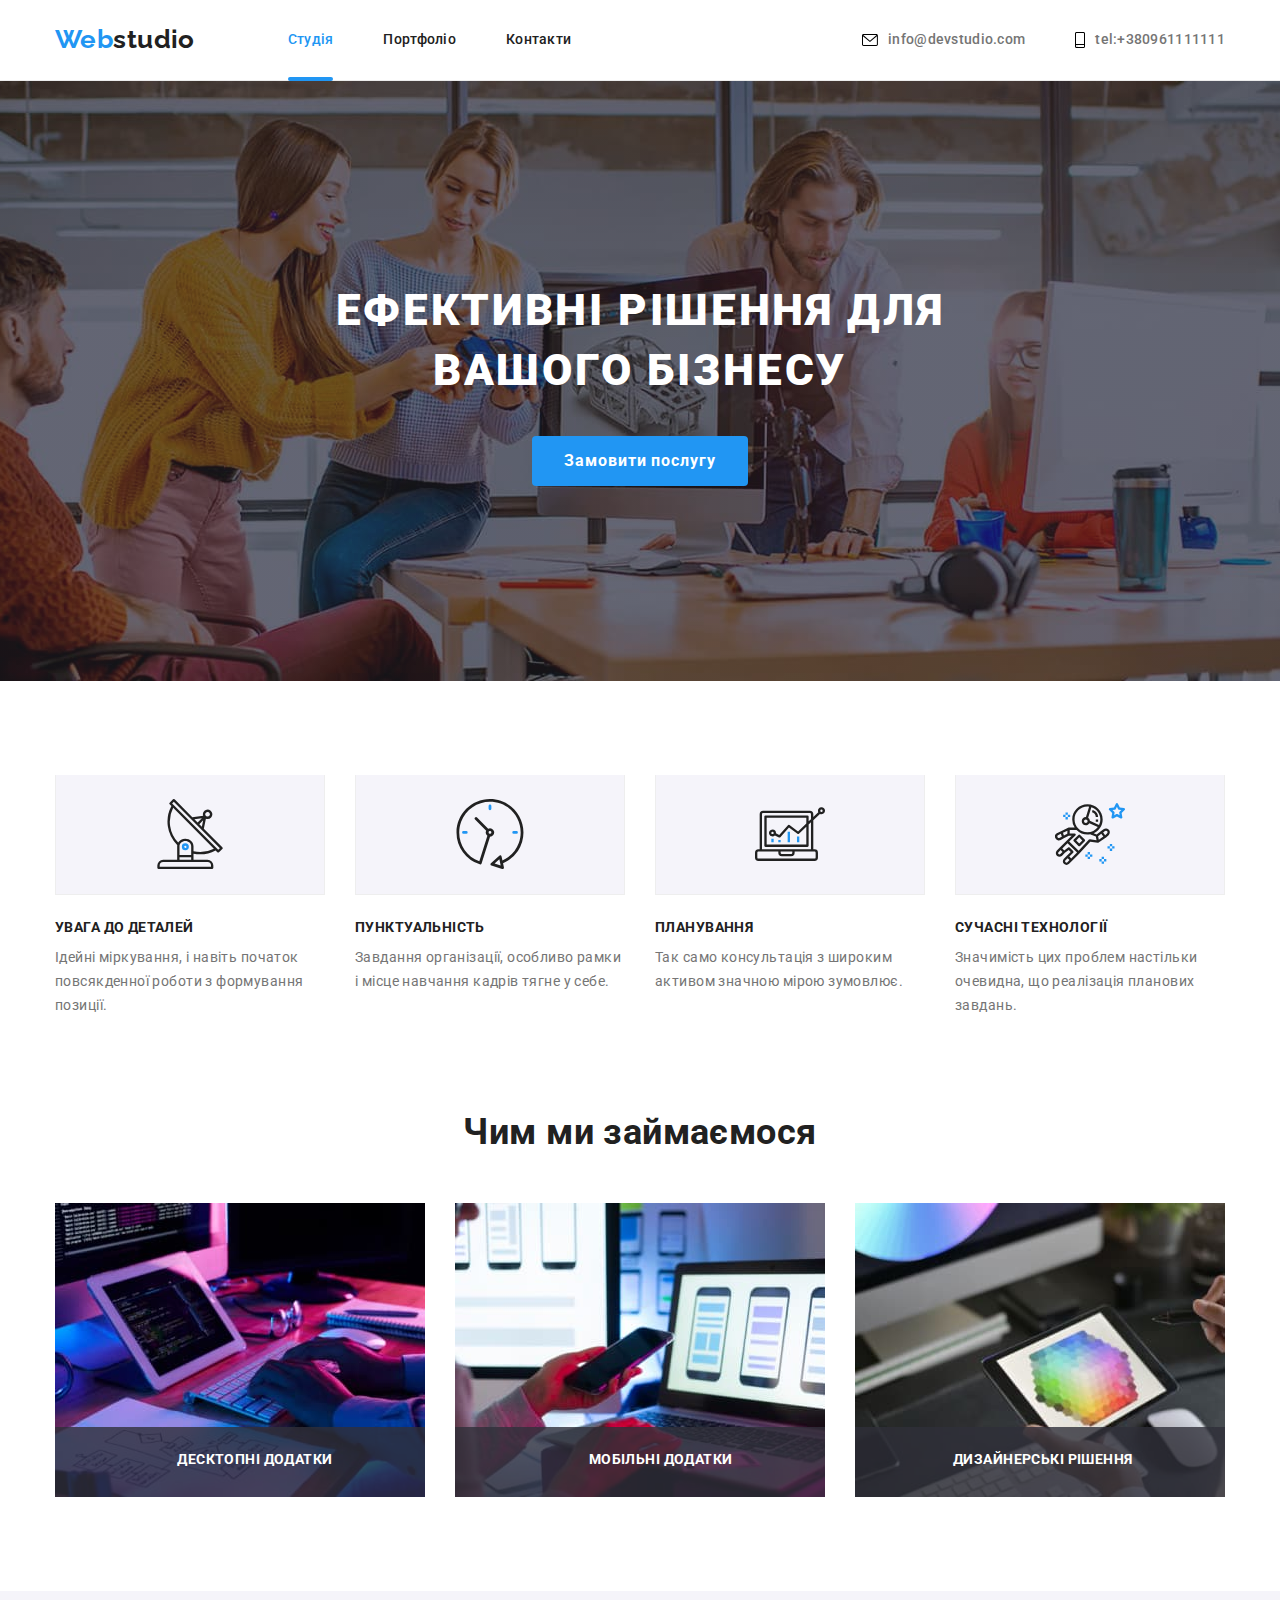
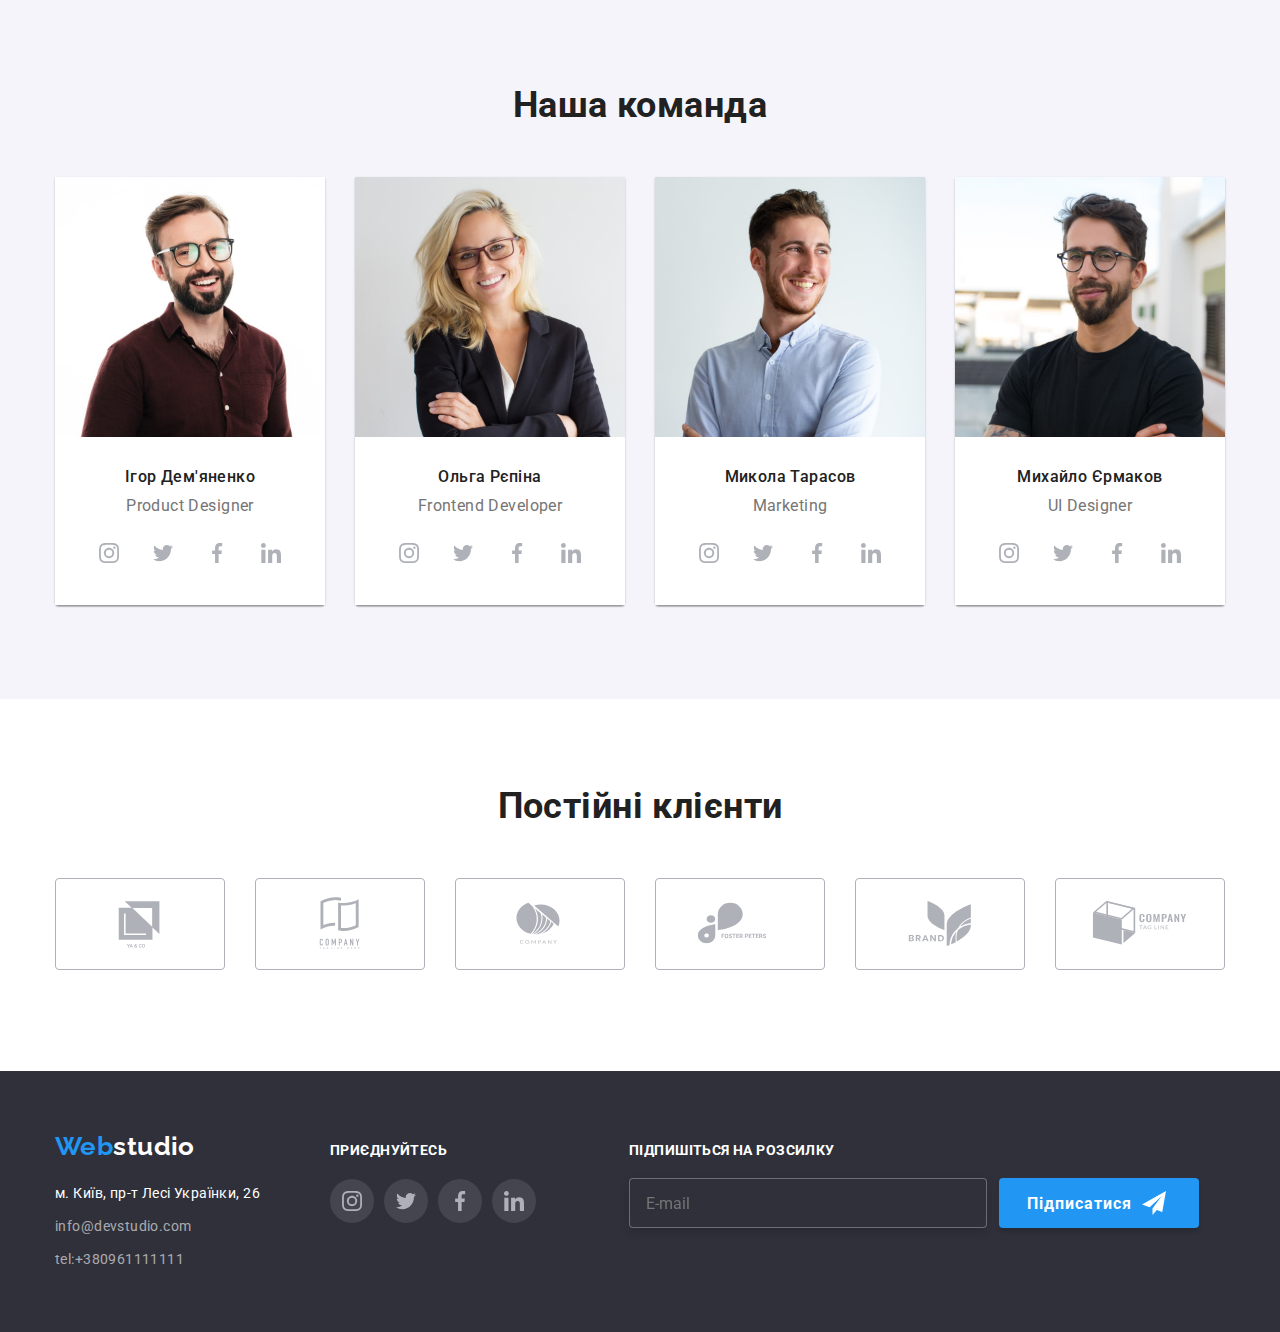
<file: index.html>
<!DOCTYPE html>
<html lang="uk">
<head>
    <meta charset="UTF-8">
    <meta http-equiv="X-UA-Compatible" content="IE=edge">
    <meta name="viewport" content="width=device-width, initial-scale=1.0">
    <title>home work 7</title>
    <link href="https://fonts.googleapis.com/css2?family=Raleway:wght@700&family=Roboto:wght@400;500;700;900&display=swap"
        rel="stylesheet">
        <link rel="https://cdnjs.cloudflare.com/ajax/libs/modern-normalize/1.1.0/modern-normalize.min.css">
        <link rel="stylesheet" href="./css/main.min.css" />
    </head>
<body>
    <!-- шапка сайту-->
    <header class="header">
        <div class="container container-header">
             <nav class="header__nav">
        <a href="./portfolio.html" class="logo">Web<span class="logo__word logo__word--black">studio</span></a>
        <ul class="header__site-nav-list">
            <li class="header__site-nav-item"><a href="" class="header__link header__link--current">Студія</a></li>
            <li class="header__site-nav-item"><a href="./portfolio.html" class="header__link">Портфоліо</a></li>
            <li class="header__site-nav-item"><a href="" class="header__link">Контакти</a></li>
        </ul> 
         </nav>
    <ul class="header__contacts">
        <li class="header__contacts-item">
        <svg class="header__svgadres">
            <use href="./img/symbol-defs.svg#icon-adres"></use>
        </svg>
        <a href="mailto:info@devstudio.com" class="header__mail">info@devstudio.com</a></li>
        <li class="header__contacts-item">
            <svg class="header__svgphone">
                <use href="./img/symbol-defs.svg#icon-smartphone"></use>
            </svg>
            <a href="tel:+380961111111" class="header__phone">tel:+380961111111</a></li>
    </ul>
       </div>
      </header> 
      <!--Секція Герой-->
   <main>
   <section class="hero hero__overlay">
           <div class="container">
           <h1 class="hero-title">Ефективні рішення для<br>вашого бізнесу</h1>
        <button type="button" class="button hero__button" data-modal-open>Замовити послугу</button>   
    </div>
      </section>

   <section class="our-advantages">
    <div class="container">
        <h2 class="our-advantages__title our-advantages__title--visually-hidden">Наші переваги</h2>
          <ul class="our-advantages__list">
             <li class="our-advantages__column">
                <div class="our-advantages__cards">
                    <svg class="our-advantages__icon">
                        <use href="./img/symbol-defs.svg#icon-antenna"></use>
                    </svg>
                </div>
                    <h3 class="our-advantages__title">УВАГА ДО ДЕТАЛЕЙ</h3><p class="our-advantages__text">Ідейні міркування, і навіть початок повсякденної роботи з формування позиції.</p></li>
             <li class="our-advantages__column">
                <div class="our-advantages__cards">
                <svg class="our-advantages__icon">
                    <use href="./img/symbol-defs.svg#icon-clock"></use>
                </svg>
            </div>
                <h3 class="our-advantages__title">ПУНКТУАЛЬНІСТЬ</h3><p class="our-advantages__text">Завдання організації, особливо рамки і місце навчання кадрів тягне у себе.</p></li>
             <li class="our-advantages__column">
                <div class="our-advantages__cards">
                <svg class="our-advantages__icon">
                    <use href="./img/symbol-defs.svg#icon-diagram"></use>
                </svg>
            </div>
                <h3 class="our-advantages__title">ПЛАНУВАННЯ</h3><p class="our-advantages__text">Так само консультація з широким активом значною мірою зумовлює.</p></li>
             <li class="our-advantages__column">
                <div class="our-advantages__cards">
                <svg class="our-advantages__icon">
                    <use href="./img/symbol-defs.svg#icon-astronaut"></use>
                </svg> 
            </div>
                <h3 class="our-advantages__title">СУЧАСНІ ТЕХНОЛОГІЇ</h3><p class="our-advantages__text">Значимість цих проблем настільки очевидна, що реалізація планових завдань.</p></li>
        </ul>
        </div>
         </section> 

   <section class="what-we-do">
    <div class="container">
        <h2 class="what-we-do__title">Чим ми займаємося</h2>
    <ul class="what-we-do__list">
        <li class="what-we-do__card">
            <div class="what-we-do__thumb">
                <img src="./img/box1.jpg" alt="програміст набирає код на планшеті" width="370">
            <div class="what-we-do__title-thumb"><p class="what-we-do__lable">Десктопні додатки</p>
            </div>
        </div>
    </li>
        <li class="what-we-do__card">
            <div class="what-we-do__thumb">
                 <img src="./img/box2.jpg" alt="програміст працєю з інтерфейсом телефону на компьютере" width="370">
                 <div class="what-we-do__title-thumb"><p class="what-we-do__lable">Мобільні додатки</p>   
                </div>
            </div> 
            </li>
        <li class="what-we-do__card">
            <div class="what-we-do__thumb">
                <img src="./img/box3.jpg" alt="програміст обирає колір з палітри кольорів на планшеті" width="370">
                <div class="what-we-do__title-thumb"><p class="what-we-do__lable">Дизайнерські рішення</p>  
            </div>
        </div>
        </li>
    </ul>
    </div>
       </section>

   <section class="team">
    <div class="container">
        <h2 class="team__title">Наша команда</h2>
    <ul class="team__list">
        <li class="team__men-item"><img src="./img/img8.jpg" alt="усміхнений чоловік в окулярах 35 років" width="270">
            <div class="team__profi-name"><h3 class="team__title-name">Ігор Дем'яненко</h3>
                 <p class="team__text">Product Designer</p>
                 <ul class="social-list">
                    <li class="social-list__card"> 
                    <a href="#" class="social-list__icon">
                        <svg class="social-list__svg" width="20" height="20"><use href="./img/symbol-defs.svg#icon-instagram"></use>
                        </svg>
                    </a>
                </li>
                    <li class="social-list__card">
                        <a href="#" class="social-list__icon">
                        <svg class="social-list__svg" width="20" height="20"><use href="./img/symbol-defs.svg#icon-twitter"></use>
                    </svg>
                </a>
            </li> 
                    <li class="social-list__card">
                        <a href="#" class="social-list__icon">
                            <svg class="social-list__svg" width="20" height="20"><use href="./img/symbol-defs.svg#icon-facebook"></use>
                        </svg>
                    </a>
                    </li>
                    <li class="social-list__card">
                        <a href="#" class="social-list__icon">
                            <svg class="social-list__svg" width="20" height="20"><use href="./img/symbol-defs.svg#icon-linkedin"></use>
                        </svg>
                    </a>
                    </li>  
             </ul>
            </div>
        </li>
         <li class="team__men-item">
                <img src="./img/img9.jpg" alt="усміхнена жінка в окулярах" width="270">
            <div class="team__profi-name">
                <h3 class="team__title-name">Ольга Рєпіна</h3>
                <p class="team__text">Frontend Developer</p>
                <ul class="social-list">
                    <li class="social-list__card"> 
                    <a href="#" class="social-list__icon">
                        <svg class="social-list__svg" width="20" height="20"><use href="./img/symbol-defs.svg#icon-instagram"></use>
                        </svg>
                    </a>
                </li>
                    <li class="social-list__card">
                        <a href="#" class="social-list__icon">
                        <svg class="social-list__svg" width="20" height="20"><use href="./img/symbol-defs.svg#icon-twitter"></use>
                    </svg>
                </a>
            </li> 
                    <li class="social-list__card">
                        <a href="#" class="social-list__icon">
                            <svg class="social-list__svg" width="20" height="20"><use href="./img/symbol-defs.svg#icon-facebook"></use>
                        </svg>
                    </a>
                    </li>
                    <li class="social-list__card">
                        <a href="#" class="social-list__icon">
                            <svg class="social-list__svg" width="20" height="20"><use href="./img/symbol-defs.svg#icon-linkedin"></use>
                        </svg>
                    </a>
                    </li>  
             </ul>
            </div>
        </li>
        <li class="team__men-item">
                <img src="./img/img10.jpg" alt="усміхнений молодик у блакитній сорочці" width="270">
            <div class="team__profi-name">
                <h3 class="team__title-name">Микола Тарасов</h3>
                <p class="team__text">Marketing</p>
                <ul class="social-list">
                   <li class="social-list__card"> 
                   <a href="#" class="social-list__icon">
                       <svg class="social-list__svg" width="20" height="20"><use href="./img/symbol-defs.svg#icon-instagram"></use>
                       </svg>
                   </a>
               </li>
                   <li class="social-list__card">
                       <a href="#" class="social-list__icon">
                       <svg class="social-list__svg" width="20" height="20"><use href="./img/symbol-defs.svg#icon-twitter"></use>
                   </svg>
               </a>
           </li> 
                   <li class="social-list__card">
                       <a href="#" class="social-list__icon">
                           <svg class="social-list__svg" width="20" height="20"><use href="./img/symbol-defs.svg#icon-facebook"></use>
                       </svg>
                   </a>
                   </li>
                   <li class="social-list__card">
                       <a href="#" class="social-list__icon">
                           <svg class="social-list__svg" width="20" height="20"><use href="./img/symbol-defs.svg#icon-linkedin"></use>
                       </svg>
                   </a>
                   </li>  
            </ul>
             </div>
         </li>
        <li class="team__men-item">
                <img src="./img/img11.jpg" alt="бородатий усміхнений молодик в окулярах" width="270">
            <div class="team__profi-name">
                <h3 class="team__title-name">Михайло Єрмаков</h3>
                <p class="team__text">UI Designer</p>
                <ul class="social-list">
                   <li class="social-list__card"> 
                   <a href="#" class="social-list__icon">
                       <svg class="social-list__svg" width="20" height="20"><use href="./img/symbol-defs.svg#icon-instagram"></use>
                       </svg>
                   </a>
               </li>
                   <li class="social-list__card">
                       <a href="#" class="social-list__icon">
                       <svg class="social-list__svg" width="20" height="20"><use href="./img/symbol-defs.svg#icon-twitter"></use>
                   </svg>
               </a>
           </li> 
                   <li class="social-list__card">
                       <a href="#" class="social-list__icon">
                           <svg class="social-list__svg" width="20" height="20"><use href="./img/symbol-defs.svg#icon-facebook"></use>
                       </svg>
                   </a>
                   </li>
                   <li class="social-list__card">
                       <a href="#" class="social-list__icon">
                           <svg class="social-list__svg" width="20" height="20"><use href="./img/symbol-defs.svg#icon-linkedin"></use>
                       </svg>
                   </a>
                   </li>  
            </ul>
            </div>
         </li>   
    </ul>
    </div>
    </section>

    <section class="customers">
<div class="container">
<h3 class="customers__title">Постійні клієнти</h3>
<ul class="customers__row">
    <li class="customers__list-card">
        <a href="#" class="customers__link">
            <svg class="customers__icon" width="106" height="60">
              <use href="./img/symbol-defs.svg#icon-groups"></use>
            </svg>
        </a>
        </li>
        <li class="customers__list-card">
           <a href="#" class="customers__link">
               <svg class="customers__icon" width="106" height="60">
                  <use href="./img/symbol-defs.svg#icon-companys"></use>
                </svg>
            </a>
            </li>
            <li class="customers__list-card">
               <a href="#" class="customers__link">
                   <svg class="customers__icon" width="106" height="60">
                      <use href="./img/symbol-defs.svg#icon-companyrauns"></use>
                    </svg>
                </a>
                </li>
                <li class="customers__list-card">
                   <a href="#" class="customers__link">
                       <svg class="customers__icon" width="106" height="60">
                          <use href="./img/symbol-defs.svg#icon-partnerss"></use>
                        </svg>
                    </a>
                    </li>
                    <li class="customers__list-card">
                       <a href="#" class="customers__link">
                           <svg class="customers__icon" width="106" height="60">
                              <use href="./img/symbol-defs.svg#icon-brends"></use>
                            </svg>
                        </a>
                        </li>
                        <li class="customers__list-card">
                           <a href="#" class="customers__link">
                               <svg class="customers__icon" width="106" height="60">
                                  <use href="./img/symbol-defs.svg#icon-companylinks"></use>
                                </svg>
                            </a>
                         </li>
                    </ul>
             </div>
        </section>
    </main>
        <!--Footer-->
        <footer class="footer">
            <div class="container footerlogo">
               <div class="container-footer">
               <a href="./portfolio.html" class="logo">Web<span class="logo__word">studio</span></a>
                 <address class="adress">
                    <ul class="adress__list">
                        <li class="adress__item"><a href="#" class="adress__post">м. Київ, пр-т Лесі Українки, 26</a></li>
                        <li class="adress__item"><a href="mailto:info@devstudio.com" class="adress__mails">info@devstudio.com</a>
                        </li>
                        <li class="adress__item"><a href="tel:+380961111111" class="adress__phones">tel:+380961111111</a></li>
                    </ul>
                </address>
            </div>
                <div class="container-footer-insta">
                    <p class="container-footer-insta__title">ПРИЄДНУЙТЕСЬ</p>
                    <ul class="social-list container-footer-insta__social-list">
                        <li class="social-list__card">
                            <a href="#" class="social-list__icon">
                            <svg class="social-list__svg" width="20" height="20">
                                <use href="./img/symbol-defs.svg#icon-instagram"></use></svg></a>
                         </li>
                         <li class="social-list__card">
                           <a href="#" class="social-list__icon">
                           <svg class="social-list__svg" width="20" height="20">
                                <use href="./img/symbol-defs.svg#icon-twitter"></use></svg></a>
                         </li>
                         <li class="social-list__card">
                           <a href="#" class="social-list__icon">
                           <svg class="social-list__svg" width="20" height="20">
                                <use href="./img/symbol-defs.svg#icon-facebook"></use></svg></a>
                         </li>
                         <li class="social-list__card">
                           <a href="#" class="social-list__icon">
                           <svg class="social-list__svg" width="20" height="20">
                                <use href="./img/symbol-defs.svg#icon-linkedin"></use></svg></a>
                         </li>
                    </ul>
                </div>
                <div class="container-mailing-list">
                    <p class="container-mailing-list__title">Підпишіться на розсилку</p>
                    <form class="container-mailing-list__form">
                        <input type="text" class="container-mailing-list__input" name="email" placeholder="E-mail"/>
                               <button type="submit" class="button container-mailing-list__button">
                            <span class="button__label">Підписатися</span>
                            <svg class="button__svg" width="24" height="24">
                                <use href="./img/symbol-defs.svg#icon-icon-send"></use>
                            </svg>
                            </button>
                            </form>    
                 </div>
            </div>
        </footer>
        <!-- МОДАЛЬНЕ ВІКНО -->
    <div class="backdrop is-hidden" data-modal>
                <div class="modal">
    <form class="form-communication">
            <button type="button" class="modal__button-close" data-modal-close>
                <svg class="modal__svg" width="18" height="18">
                    <use href="./img/symbol-defs.svg#icon-close"></use>
                </svg>
            </button>
            <p class="form-communication__title">Залиште свої дані, ми вам передзвонимо</p>  
     <ul>
            <li>
                <label class="form-communication__field">Ім'я
                    <input type="text" name="name" autofocus class="form-communication__input"/>
                        <svg class="form-communication__svg" width="18" height="18">
                            <use href="./img/symbol-defs.svg#icon-person"></use>
                        </svg>   
                    </label>    
            </li>
            <li>
                <label class="form-communication__field">Телефон
                    <input type="phone" name="phone" class="form-communication__input"/>
                        <svg class="form-communication__svg" width="18" height="18">
                            <use href="./img/symbol-defs.svg#icon-phone-black"></use>
                        </svg>        
                    </label>
            </li>
            <li>
                <label class="form-communication__field">Пошта
                    <input type="mail" name="mail" class="form-communication__input"/>
                        <svg class="form-communication__svg" width="18" height="18">
                            <use href="./img/symbol-defs.svg#icon-email"></use>
                        </svg>        
                    </label>
            </li>
            <li>
                <label class="form-communication__field">Коментар
                     <textarea name="comment" rows="5" class="form-communication__textarea-input" placeholder="Введіть текст" required></textarea>
                    </label>
            </li>     
    </ul>      
                    <label class="consent">
                        <input type="checkbox" name="consent" class="consent__checkbox consent__checkbox--visually-hidden" value="Погоджуюся з розсилкою та приймаю"/>
                            <span class="consent__icon">
                        </span>
                         Погоджуюся з розсилкою та приймаю <a href="#" class="consent__link-contract"> Умови договору</a>
                    </label>
         <button type="submit" class="button form-communication__button">Відправити</button>
    </form>
        </div>
    </div>
        <script src="./js/modal.js"></script>
        </body>
        </html>
</file>
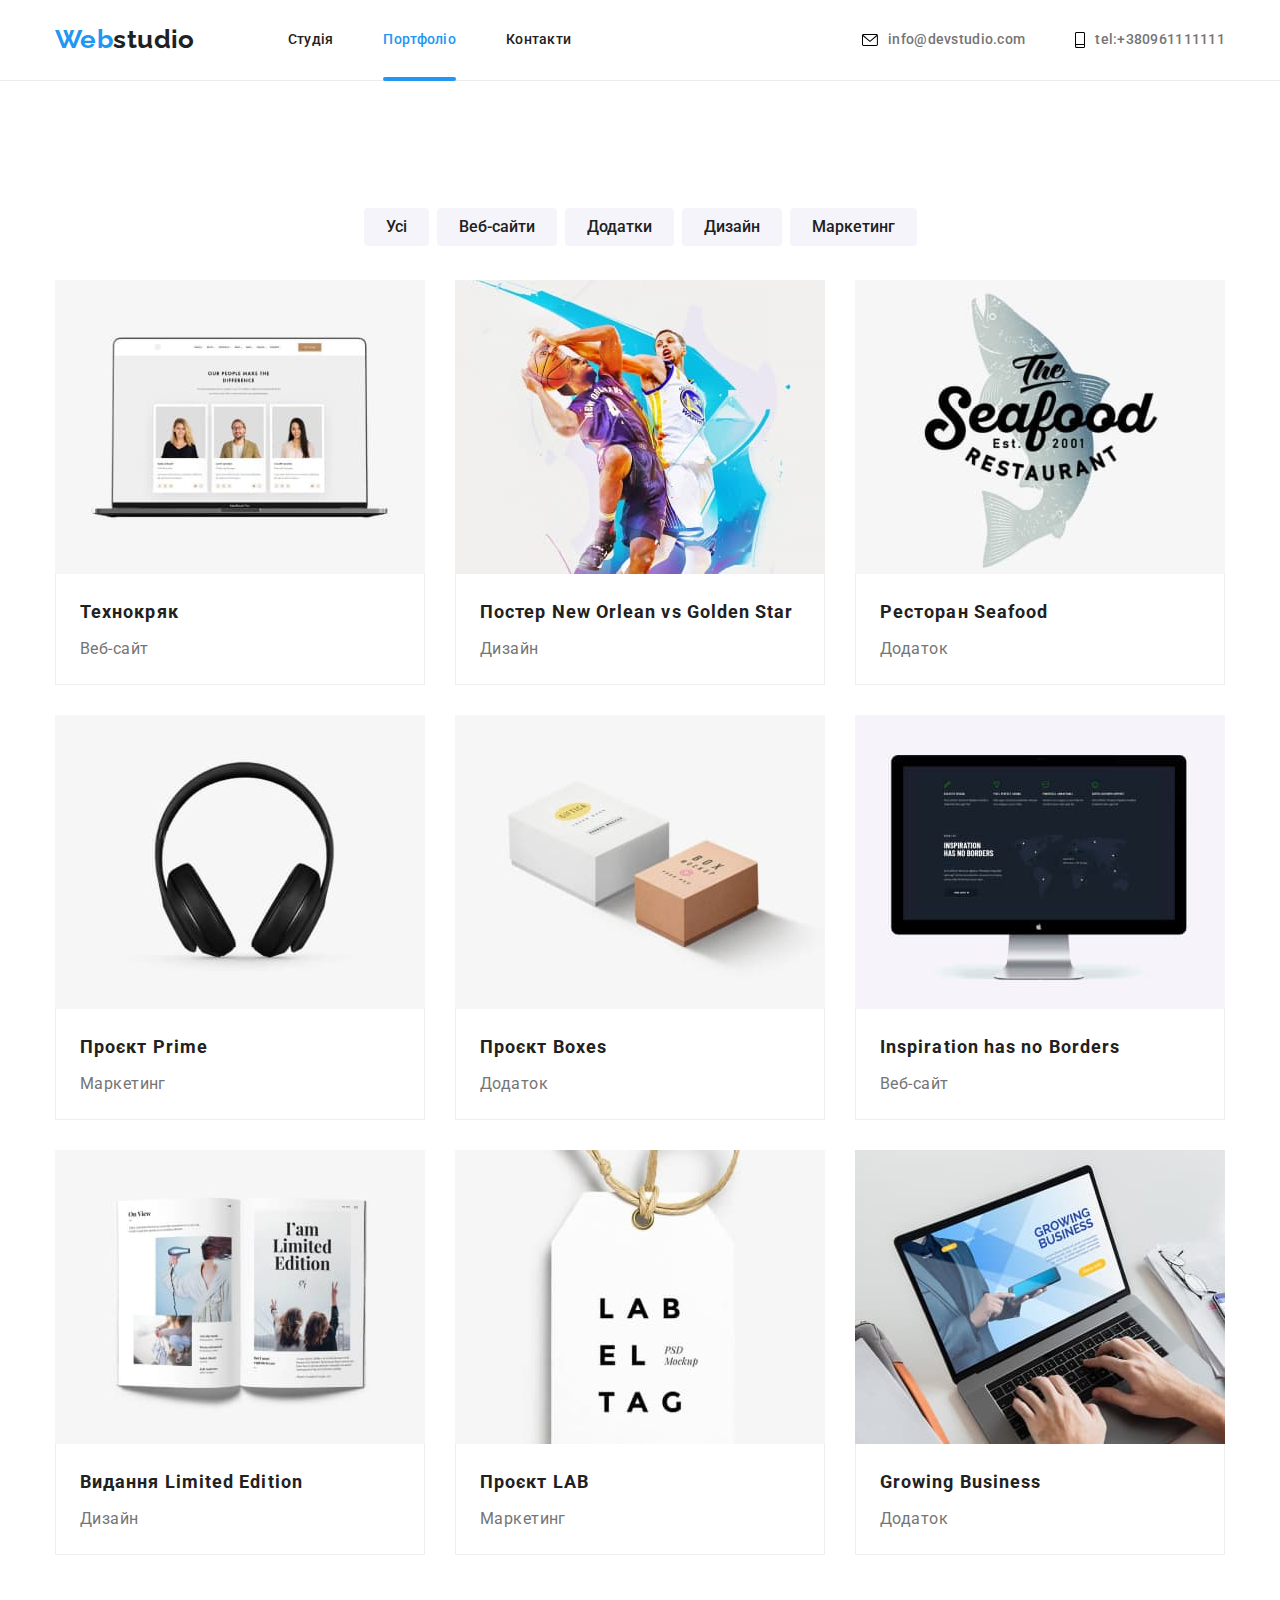
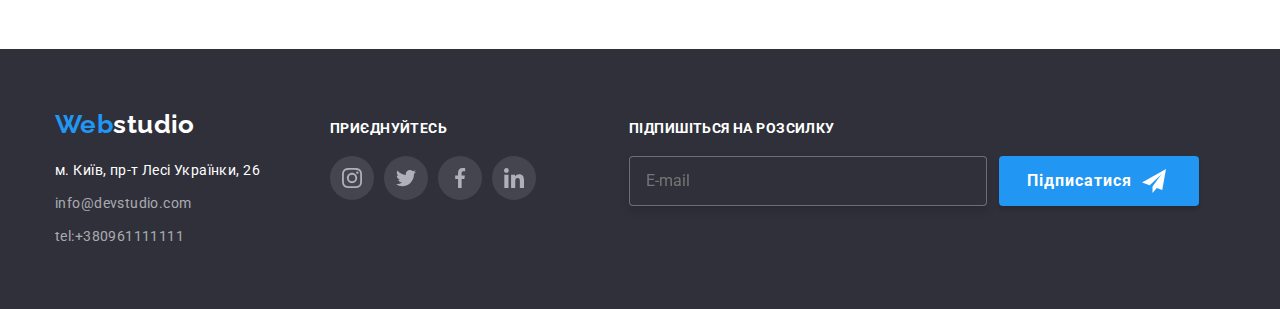
<file: portfolio.html>
<!DOCTYPE html>
<html lang="uk">
<head>
    <meta charset="UTF-8">
    <meta http-equiv="X-UA-Compatible" content="IE=edge">
    <meta name="viewport" content="width=device-width, initial-scale=1.0">
    <title>home work 7</title>
<link href="https://fonts.googleapis.com/css2?family=Raleway:wght@700&family=Roboto:wght@400;500;700;900&display=swap"
    rel="stylesheet">
    <link rel="https://cdnjs.cloudflare.com/ajax/libs/modern-normalize/1.1.0/modern-normalize.min.css">
    <link rel="stylesheet" href="./css/main.min.css" />
</head>
<body>
    <!-- шапка сайту-->
    <!-- шапка сайту-->
    <header class="header">
        <div class="container container-header">
             <nav class="header__nav">
        <a href="./portfolio.html" class="logo">Web<span class="logo__word logo__word--black">studio</span></a>
        <ul class="header__site-nav-list">
            <li class="header__site-nav-item"><a href="./index.html" class="header__link">Студія</a></li>
            <li class="header__site-nav-item"><a href="" class="header__link--current">Портфоліо</a></li>
            <li class="header__site-nav-item"><a href="" class="header__link">Контакти</a></li>
        </ul> 
         </nav>
    <ul class="header__contacts">
        <li class="header__contacts-item">
        <svg class="header__svgadres">
            <use href="./img/symbol-defs.svg#icon-adres"></use>
        </svg>
        <a href="mailto:info@devstudio.com" class="header__mail">info@devstudio.com</a></li>
        <li class="header__contacts-item">
            <svg class="header__svgphone">
                <use href="./img/symbol-defs.svg#icon-smartphone"></use>
            </svg>
            <a href="tel:+380961111111" class="header__phone">tel:+380961111111</a></li>
    </ul>
       </div>
      </header> 
          <!--Портфоліо-->
      
       <main class="works">
        <section class="portfolio">
            <div class="container">
            <h1 class="portfolio__title portfolio__title--invisible">Наші напрацювання</h1>
            <ul class="filters">
                <li class="filters__item"><button type="button" class="filters__button">Усі</button></li>
                <li class="filters__item"><button type="button" class="filters__button">Веб-сайти</button></li>
                <li class="filters__item"><button type="button" class="filters__button">Додатки</button></li>
                <li class="filters__item"><button type="button" class="filters__button">Дизайн</button></li>
                <li class="filters__item"><button type="button" class="filters__button">Маркетинг</button></li>
            </ul>
            <ul class="card">
            <li class="card__item">
                   <a href="#" class="card__promo">
                    <div class="card__thumb-portfolio">
                        <div class="card__overlay"> 
                    <img src="./img/img22.jpg" alt="Відкрита сторінка веб сайту на ноутбуці" width= "370">
                  <div class="card__overlay-card">
                      <p>Ресурс пропонує комплексні пропозиції з різним рівнем функціоналу та сервісів. Все це 
                           дозволить відвідувачу отримати вичерпні відомості про компанію чи приватну особу.
                      </p>
                  </div>
                </div>
                    <div class="card-set">
                    <h2 class="card-set__title">Технокряк</h2>
                    <p class="card-set__text">Веб-сайт</p>
                </div>
                </div>
                  </a>
            </li>

            <li class="card__item">
                <a href="#" class="card__promo">
                 <div class="card__thumb-portfolio">
                     <div class="card__overlay">  
                    <img src="./img/img23.jpg" alt="Два баскетболиста з мячем" width="370">
                    <div class="card__overlay-card">
                        <p>Ресурс пропонує комплексні пропозиції з різним рівнем функціоналу та сервісів. Все це 
                            дозволить відвідувачу отримати вичерпні відомості про компанію чи приватну особу.
                        </p>
                    </div>
                </div>
                <div class="card-set">
                    <h2 class="card-set__title">Постер New Orlean vs Golden Star</h2>
                    <p class="card-set__text">Дизайн</p>
                </div>
                </div>
                   </a>
            </li>

            <li class="card__item">
                <a href="#" class="card__promo">
                 <div class="card__thumb-portfolio">
                     <div class="card__overlay"> 
                        <img src="./img/img24.jpg" alt="Напис морська їжа на фоні риби" width="370">
                        <div class="card__overlay-card">
                            <p>Ресурс пропонує комплексні пропозиції з різним рівнем функціоналу та сервісів. Все це 
                                дозволить відвідувачу отримати вичерпні відомості про компанію чи приватну особу.
                            </p>
                        </div>
                    </div>
                    <div class="card-set">
                        <h2 class="card-set__title">Ресторан Seafood</h2>
                        <p class="card-set__text">Додаток</p>
            </div>
                </div>
            </a>
            </li>

            <li class="card__item">
                <a href="#" class="card__promo">
                 <div class="card__thumb-portfolio">
                     <div class="card__overlay"> 
                    <img src="./img/img25.jpg" alt="Чорні навушники" width="370">
                    <div class="card__overlay-card">
                        <p>Ресурс пропонує комплексні пропозиції з різним рівнем функціоналу та сервісів. Все це 
                            дозволить відвідувачу отримати вичерпні відомості про компанію чи приватну особу.
                        </p>
                    </div>
                </div>
                <div class="card-set">
                    <h2 class="card-set__title">Проєкт Prime</h2>
                    <p class="card-set__text">Маркетинг</p>
                </div>
                </div>
                </a>
            </li>

            <li class="card__item">
                <a href="#" class="card__promo">
                 <div class="card__thumb-portfolio">
                     <div class="card__overlay"> 
                    <img src="./img/img26.jpg" alt="Дві коробки, одна біла, друга рожева" width="370">
                    <div class="card__overlay-card">
                        <p>Ресурс пропонує комплексні пропозиції з різним рівнем функціоналу та сервісів. Все це 
                            дозволить відвідувачу отримати вичерпні відомості про компанію чи приватну особу.
                        </p>
                    </div>
                </div>
                <div class="card-set">
                    <h2 class="card-set__title">Проєкт Boxes</h2>
                    <p class="card-set__text">Додаток</p>
            </div>
            </div>
            </a>
            </li>

            <li class="card__item">
                <a href="#" class="card__promo">
                 <div class="card__thumb-portfolio">
                     <div class="card__overlay"> 
                    <img src="./img/img27.jpg" alt="монітор, на якому відкрито веб-сторінку" width="370">
                    <div class="card__overlay-card">
                        <p>Ресурс пропонує комплексні пропозиції з різним рівнем функціоналу та сервісів. Все це 
                            дозволить відвідувачу отримати вичерпні відомості про компанію чи приватну особу.
                        </p>
                    </div>
                </div>
                <div class="card-set">
                    <h2 class="card-set__title">Inspiration has no Borders</h2>
                    <p class="card-set__text">Веб-сайт</p>
            </div>
            </div>
            </a>
            </li>

            <li class="card__item">
                <a href="#" class="card__promo">
                 <div class="card__thumb-portfolio">
                     <div class="card__overlay"> 
                    <img src="./img/img28.jpg" alt="відкритий журнал з фотографіями" width="370">
                    <div class="card__overlay-card">
                        <p>Ресурс пропонує комплексні пропозиції з різним рівнем функціоналу та сервісів. Все це 
                            дозволить відвідувачу отримати вичерпні відомості про компанію чи приватну особу.
                        </p>
                    </div>
                </div>
                <div class="card-set">
                    <h2 class="card-set__title">Видання Limited Edition</h2>
                    <p class="card-set__text">Дизайн</p>
            </div>
            </div>
            </a>
            </li>

            <li class="card__item">
                <a href="#" class="card__promo">
                 <div class="card__thumb-portfolio">
                     <div class="card__overlay"> 
                    <img src="./img/img29.jpg" alt="цінник на мотузці" width="370">
                    <div class="card__overlay-card">
                        <p>Ресурс пропонує комплексні пропозиції з різним рівнем функціоналу та сервісів. Все це 
                            дозволить відвідувачу отримати вичерпні відомості про компанію чи приватну особу.
                        </p>
                    </div>
                </div>
                <div class="card-set">
                    <h2 class="card-set__title">Проєкт LAB</h2>
                    <p class="card-set__text">Маркетинг</p>
            </div>
                </div>
            </a>
            </li>

            <li class="card__item">
                <a href="#" class="card__promo">
                 <div class="card__thumb-portfolio">
                     <div class="card__overlay">             
                    <img src="./img/img30.jpg" alt="відкритий ноутбук, за яким працює людина" width="370">
                    <div class="card__overlay-card">
                        <p>Ресурс пропонує комплексні пропозиції з різним рівнем функціоналу та сервісів. Все це 
                            дозволить відвідувачу отримати вичерпні відомості про компанію чи приватну особу.
                        </p>
                    </div>
                </div>
                <div class="card-set">
                    <h2 class="card-set__title">Growing Business</h2>
                    <p class="card-set__text">Додаток</p>
    </div> 
            </div>
            </a>
            </li>
            </ul>
        </div>
     </section>         
     </main>

        <!--Footer-->
        <footer class="footer">
            <div class="container footerlogo">
               <div class="container-footer">
               <a href="./index.html" class="logo">Web<span class="logo__word logo__word--white">studio</span></a>
                 <address class="adress">
                    <ul class="adress__list">
                        <li class="adress__item"><a href="#" class="adress__post">м. Київ, пр-т Лесі Українки, 26</a></li>
                        <li class="adress__item"><a href="mailto:info@devstudio.com" class="adress__mails">info@devstudio.com</a>
                        </li>
                        <li class="adress__item"><a href="tel:+380961111111" class="adress__phones">tel:+380961111111</a></li>
                    </ul>
                </address>
            </div>
                <div class="container-footer-insta">
                    <p class="container-footer-insta__title">ПРИЄДНУЙТЕСЬ</p>
                    <ul class="social-list container-footer-insta__social-list">
                        <li class="social-list__card">
                            <a href="#" class="social-list__icon">
                            <svg class="social-list__svg" width="20" height="20">
                                <use href="./img/symbol-defs.svg#icon-instagram"></use></svg></a>
                         </li>
                         <li class="social-list__card">
                           <a href="#" class="social-list__icon">
                           <svg class="social-list__svg" width="20" height="20">
                                <use href="./img/symbol-defs.svg#icon-twitter"></use></svg></a>
                         </li>
                         <li class="social-list__card">
                           <a href="#" class="social-list__icon">
                           <svg class="social-list__svg" width="20" height="20">
                                <use href="./img/symbol-defs.svg#icon-facebook"></use></svg></a>
                         </li>
                         <li class="social-list__card">
                           <a href="#" class="social-list__icon">
                           <svg class="social-list__svg" width="20" height="20">
                                <use href="./img/symbol-defs.svg#icon-linkedin"></use></svg></a>
                         </li>
                    </ul>
                </div>
                <div class="container-mailing-list">
                    <p class="container-mailing-list__title">Підпишіться на розсилку</p>
                    <form class="container-mailing-list__form">
                        <input type="text" class="container-mailing-list__input" name="email" placeholder="E-mail"/>
                               <button type="submit" class="button container-mailing-list__button">
                            <span class="button__label">Підписатися</span>
                            <svg class="button__svg" width="24" height="24">
                                <use href="./img/symbol-defs.svg#icon-icon-send"></use>
                            </svg>
                            </button>
                            </form>    
                 </div>
            </div>
        </footer>
        </body>
        </html>
</file>
<file: css/main.min.css>
html{-webkit-box-sizing:border-box;box-sizing:border-box}*,*::before,*::after{-webkit-box-sizing:inherit;box-sizing:inherit}body{margin:0px;background-color:#fff;color:#212121;font-family:Roboto,sans-serif;font-size:14px;letter-spacing:.03em;-webkit-box-sizing:inherit;box-sizing:inherit}ul{list-style:none;padding:0px;margin:0px}.container{display:block;width:1200px;padding-left:15px;padding-right:15px;margin-left:auto;margin-right:auto}h1,h2,h3,p{margin-top:0;margin-bottom:0}html{-webkit-box-sizing:border-box;box-sizing:border-box}*,*::before,*::after{-webkit-box-sizing:inherit;box-sizing:inherit}ul{list-style:none;padding:0px;margin:0px}.container{display:block;width:1200px;padding-left:15px;padding-right:15px;margin-left:auto;margin-right:auto}h1,h2,h3,p{margin-top:0;margin-bottom:0}body{margin:0px;background-color:#fff;color:#212121;font-family:Roboto,sans-serif;font-size:14px;letter-spacing:.03em;-webkit-box-sizing:inherit;box-sizing:inherit}.container-header{display:-webkit-box;display:-ms-flexbox;display:flex}.header{background-color:#fff;border-bottom:1px solid #ececec}.header .logo{margin-right:93px;padding-top:24px;padding-bottom:25px;color:#2196f3;font-family:Raleway,sans-serif;font-weight:700;font-size:26px;line-height:1.19;text-decoration:none}.header .logo__word{color:#212121;font-family:Raleway,sans-serif;font-weight:700;font-size:26px;line-height:1.19;text-decoration:none}.header__nav{display:-webkit-box;display:-ms-flexbox;display:flex}.header__site-nav-list{display:-webkit-box;display:-ms-flexbox;display:flex}.header__site-nav-item{position:relative;margin-right:50px}.header__site-nav-item:last-child{margin-right:0px}.header__link{display:block;padding-top:32px;padding-bottom:32px;font-weight:500;line-height:1.14;letter-spacing:.02em;color:#212121;text-decoration:none}.header__link--current{display:block;padding-top:32px;padding-bottom:32px;font-weight:500;line-height:1.14;letter-spacing:.02em;color:#2196f3;text-decoration:none}.header__link--current::after{content:"";display:inline-block;width:100%;height:4px;background:#2196f3;border-radius:2px;position:absolute;bottom:-1px;left:0%}.header__link:hover,.header__link:focus{font-weight:500;line-height:1.14;letter-spacing:.02em;color:#2196f3;text-decoration:none}.header__mail{display:-webkit-box;display:-ms-flexbox;display:flex;padding-top:32px;padding-bottom:32px;margin-left:auto;font-style:normal;font-weight:500;font-size:14px;line-height:1.14;letter-spacing:.02em;color:#757575;text-decoration:none}.header__mail:hover,.header__mail:focus{color:#2196f3}.header__phone{display:-webkit-box;display:-ms-flexbox;display:flex;padding-top:32px;padding-bottom:32px;margin-left:auto;font-style:normal;font-weight:500;font-size:14px;line-height:1.14;letter-spacing:.02em;color:#757575;text-decoration:none}.header__phone:hover,.header__phone:focus{color:#2196f3}.header__contacts{display:-webkit-box;display:-ms-flexbox;display:flex;margin-left:auto}.header__contacts-item{display:-webkit-box;display:-ms-flexbox;display:flex;-webkit-box-align:center;-ms-flex-align:center;align-items:center}.header__contacts-item:hover{fill:#2196f3}.header__contacts-item+.header__contacts-item{margin-left:50px}.header__svgadres{display:-webkit-box;display:-ms-flexbox;display:flex;width:16px;height:12px;margin-right:10px;background-color:#fff;background-size:contain;color:#757575}.header__svgphone{display:-webkit-box;display:-ms-flexbox;display:flex;width:10px;height:16px;margin-right:10px;background-color:#fff;background-size:contain;color:#757575}.header__svgphone:hover{fill:#2196f3}.contacts.contacts-item.svgadres:hover{display:block;color:#2196f3}.hero__overlay{height:600px;max-width:1600px;margin-left:auto;margin-right:auto;background-image:-webkit-gradient(linear, left bottom, left top, from(rgba(47, 48, 58, 0.4)), to(rgba(47, 48, 58, 0.4))),url(../img/img1.jpg);background-image:linear-gradient(to top, rgba(47, 48, 58, 0.4), rgba(47, 48, 58, 0.4)),url(../img/img1.jpg);background-size:cover;background-position:center;background-repeat:no-repeat}.hero{padding-top:200px;padding-bottom:200px;text-align:center;background-color:#c4c4c4}.hero-title{font-weight:900;font-size:44px;line-height:1.36;text-align:center;letter-spacing:.06em;text-transform:uppercase;color:#fff;margin-bottom:35px}.button{display:inline-block;font-family:inherit;font-weight:500;font-size:16px;line-height:1.62;text-align:center;color:#fff;background-color:#2196f3;cursor:pointer;padding:6px 22px;border:none;border-radius:4px}.hero__button{display:inline-block;width:216px;height:50px;font-family:inherit;font-weight:700;font-size:16px;line-height:1.87;-webkit-box-align:center;-ms-flex-align:center;align-items:center;text-align:center;letter-spacing:.06em;color:#fff;background-color:#2196f3;vertical-align:middle;border:none;border-radius:4px}.hero__button:hover,.hero__button:focus{display:inline-block;color:#fff;background:#188ce8;border-radius:4px}.our-advantages{padding-top:94px;padding-bottom:94px}.our-advantages__title--visually-hidden{position:absolute;width:1px;height:1px;margin:-1px;border:0;padding:0;white-space:nowrap;-webkit-clip-path:inset(100%);clip-path:inset(100%);clip:rect(0 0 0 0);overflow:hidden}.our-advantages__cards{display:-webkit-box;display:-ms-flexbox;display:flex;-webkit-box-pack:center;-ms-flex-pack:center;justify-content:center;-webkit-box-align:center;-ms-flex-align:center;align-items:center;width:270px;height:120px;margin-bottom:30px;border:1px solid #eee;border-width:0px 1px 1px 1px;background-color:#f5f4fa;gap:30px;margin-bottom:25px}.our-advantages__icon{background-position:center;height:70px;width:70px;background-color:#f5f4fa}.our-advantages__title{font-weight:700;font-size:14px;line-height:1.14;text-transform:uppercase;color:#212121;margin-bottom:10px}.our-advantages__column{display:block;width:270px;-ms-flex-preferred-size:calc((100% - 90px)/4);flex-basis:calc((100% - 90px)/4)}.our-advantages__list{display:-webkit-box;display:-ms-flexbox;display:flex;gap:30px}.our-advantages__text{line-height:1.71;color:#757575;margin:0px;padding:0px}.what-we-do{padding-bottom:94px;background-color:#fff}.what-we-do__title{font-weight:700;font-size:36px;line-height:1.16;color:#212121;text-align:center;margin-bottom:50px}.what-we-do__list{display:-webkit-box;display:-ms-flexbox;display:flex;gap:30px}.what-we-do__card{position:relative;-ms-flex-preferred-size:calc((100% - 60px)/3);flex-basis:calc((100% - 60px)/3)}.what-we-do__card__card:last-child{margin-right:0px}.what-we-do__thumb::before{position:absolute;content:"";display:-webkit-box;display:-ms-flexbox;display:flex;width:370px;height:70px;background:rgba(47,48,58,.8);bottom:0px}.what-we-do__thumb{content:"";position:relative}.what-we-do__title-thumb::before{position:absolute;content:"";display:-webkit-box;display:-ms-flexbox;display:flex;-webkit-box-pack:center;-ms-flex-pack:center;justify-content:center;text-align:center}.what-we-do__lable{position:absolute;content:"";font-weight:700;line-height:1.14;text-align:center;text-transform:uppercase;color:#fff;bottom:10%;right:25%}.team{padding-top:94px;padding-bottom:94px;background-color:#f5f4fa}.team__title{font-weight:700;font-size:36px;line-height:1.16;color:#212121;margin-bottom:50px;text-align:center}.team__title-name{font-weight:500;font-size:16px;line-height:1.19;color:#212121;margin-bottom:10px;text-align:center}.team__men-item{-webkit-box-shadow:0px 1px 3px rgba(0,0,0,.12),0px 1px 1px rgba(0,0,0,.14),0px 2px 1px rgba(0,0,0,.2);box-shadow:0px 1px 3px rgba(0,0,0,.12),0px 1px 1px rgba(0,0,0,.14),0px 2px 1px rgba(0,0,0,.2);border-radius:0px 0px 4px 4px}.team__list{display:-webkit-box;display:-ms-flexbox;display:flex}img{display:block;max-width:100%;height:auto}.team__men-item{margin-right:30px}.team__men-item:last-child{margin-right:0px}.team__text{font-size:16px;line-height:1.19;color:#757575;margin-bottom:16px;text-align:center}.team__profi-name{display:block;padding-top:30px;background:#fff;padding-bottom:30px}.social-list{display:-webkit-box;display:-ms-flexbox;display:flex;margin-right:32px;margin-left:32px;gap:10px}.social-list__card{display:block;-ms-flex-preferred-size:calc((100% - 30px)/4);flex-basis:calc((100% - 30px)/4);-webkit-box-pack:center;-ms-flex-pack:center;justify-content:center;-webkit-box-align:center;-ms-flex-align:center;align-items:center;background-position:center;width:44px;height:44px;border-radius:50%}.social-list__icon{display:-webkit-box;display:-ms-flexbox;display:flex;-webkit-box-pack:center;-ms-flex-pack:center;justify-content:center;-webkit-box-align:center;-ms-flex-align:center;align-items:center;padding:0px;margin:0px;width:44px;height:44px}.social-list__icon:hover,.social-list__icon:focus{background-color:#2196f3;border-radius:50%}.social-list__icon:focus{background-color:#2196f3;border-radius:50%}.social-list__icon:hover .social-list__svg{fill:#fff}.social-list__icon:focus .social-list__svg{fill:#fff}.social-list__svg{fill:#afb1b8;width:20px;height:20px}.social-list{display:-webkit-box;display:-ms-flexbox;display:flex;margin-right:32px;margin-left:32px;gap:10px}.social-list__card{display:block;-ms-flex-preferred-size:calc((100% - 30px)/4);flex-basis:calc((100% - 30px)/4);-webkit-box-pack:center;-ms-flex-pack:center;justify-content:center;-webkit-box-align:center;-ms-flex-align:center;align-items:center;background-position:center;width:44px;height:44px;border-radius:50%}.social-list__icon{display:-webkit-box;display:-ms-flexbox;display:flex;-webkit-box-pack:center;-ms-flex-pack:center;justify-content:center;-webkit-box-align:center;-ms-flex-align:center;align-items:center;padding:0px;margin:0px;width:44px;height:44px}.social-list__icon__icon:hover{background-color:#2196f3;border-radius:50%}.social-list__icon__icon:hover .social-list__icon__svg{fill:#fff}.social-list__svg{fill:#afb1b8;width:20px;height:20px}.customers{padding-top:87px;padding-bottom:101px;background-color:#fff}.customers__title{margin-bottom:50px;font-style:normal;font-weight:700;font-size:36px;line-height:1.16;text-align:center;color:#212121}.customers__row{display:-webkit-box;display:-ms-flexbox;display:flex;gap:30px}.customers__list-card{display:-webkit-box;display:-ms-flexbox;display:flex;-ms-flex-preferred-size:calc((100% - 150px)/6);flex-basis:calc((100% - 150px)/6);height:92px;width:170px;-webkit-box-pack:center;-ms-flex-pack:center;justify-content:center;-webkit-box-align:center;-ms-flex-align:center;align-items:center;border:1px solid #afb1b8;border-radius:4px}.customers__list-card:hover{fill:#2196f3;border:1px solid #2196f3}.customers__list-card:hover .customers__icon{fill:#2196f3}.customers__link:focus .customers__icon{fill:#2196f3}.customers__link{display:-webkit-box;display:-ms-flexbox;display:flex;-webkit-box-align:center;-ms-flex-align:center;align-items:center;-webkit-box-pack:center;-ms-flex-pack:center;justify-content:center}.customers__icon{fill:#afb1b8}.footer{padding-top:60px;padding-bottom:60px;background-color:#2f303a}.footer .logo{display:inline-block;margin-right:auto;margin-bottom:20px;padding-top:0px;padding-bottom:0px;color:#2196f3;font-family:Raleway,sans-serif;font-weight:700;font-size:26px;line-height:1.19;text-decoration:none}.footer .logo__word{color:#fff;font-family:Raleway,sans-serif;font-weight:700;font-size:26px;line-height:1.19;text-decoration:none}.adress__post,.adress__mails,.adress__phones{font-style:normal;line-height:1.71;color:rgba(255,255,255,.6);text-decoration:none}.adress__post{color:#fff}.adress__post:hover,.adress__mails:hover,.adress__phones:hover,.adress__post:focus,.adress__mails:focus,.adress__phones:focus{font-style:normal;line-height:1.71;letter-spacing:.02em;color:#2196f3}.adress__list{display:inline-block}.adress__item{margin-bottom:9px}.adress__item:last-child{margin-bottom:0px}.container-footer-insta__title{display:inline-block;font-style:normal;font-weight:700;font-size:14px;line-height:1.14;color:#fff;text-transform:uppercase;margin-bottom:20px}.container-footer-insta__social-list{display:block}.social-list__icon{height:44px;width:44px;display:-webkit-box;display:-ms-flexbox;display:flex;-webkit-box-pack:center;-ms-flex-pack:center;justify-content:center;-webkit-box-align:center;-ms-flex-align:center;align-items:center;background-color:rgba(255,255,255,.1);border-radius:50%;fill:#fff}.social-list__icon:hover{background:#2196f3}.social-list__icon:focus{background:#2196f3}.social-list{display:-webkit-box;display:-ms-flexbox;display:flex;-webkit-box-pack:center;-ms-flex-pack:center;justify-content:center;gap:10px}.social-list__card{-ms-flex-preferred-size:calc((100% - 30px)/4);flex-basis:calc((100% - 30px)/4)}.container-footer-insta{display:block;width:206px;-webkit-box-pack:center;-ms-flex-pack:center;justify-content:center;margin-left:70px}.container-footer{display:block}.footerlogo{display:-webkit-box;display:-ms-flexbox;display:flex;-webkit-box-align:baseline;-ms-flex-align:baseline;align-items:baseline}.portfolio{padding-top:94px;padding-bottom:94px}.portfolio__title--invisible{visibility:hidden}.filters{display:-webkit-box;display:-ms-flexbox;display:flex;-webkit-box-pack:center;-ms-flex-pack:center;justify-content:center;margin-bottom:34px}.filters__item{margin-right:8px}.filters__item:last-child{margin-right:0}.filters__button{display:inline-block;font-family:inherit;font-weight:500;font-size:16px;line-height:1.62;text-align:center;color:#212121;background-color:#f5f4fa;cursor:pointer;padding:6px 22px;border:none;border-radius:4px}.filters__button:hover,.filters__button:focus{display:inline-block;font-family:inherit;font-weight:500;font-size:16px;line-height:1.62;text-align:center;color:#fff;border:none;background-color:#2196f3;-webkit-box-shadow:0px 3px 1px rgba(0,0,0,.1),0px 1px 2px rgba(0,0,0,.08),0px 2px 2px rgba(0,0,0,.12);box-shadow:0px 3px 1px rgba(0,0,0,.1),0px 1px 2px rgba(0,0,0,.08),0px 2px 2px rgba(0,0,0,.12)}.card__thumb-portfolio{position:relative}.card__overlay-card{position:absolute;content:"";width:100%;height:100%;padding:63px 24px 63px 24px;font-size:18px;line-height:1.55;color:#fff;background:rgba(33,150,243,.9);opacity:0}.card__thumb-portfolio::before{position:absolute;display:inline-block;content:"";top:0;left:0;width:100%;height:100%;-webkit-transition:-webkit-transform 250ms cubic-bezier(0.4, 0, 0.2, 1);transition:-webkit-transform 250ms cubic-bezier(0.4, 0, 0.2, 1);transition:transform 250ms cubic-bezier(0.4, 0, 0.2, 1);transition:transform 250ms cubic-bezier(0.4, 0, 0.2, 1), -webkit-transform 250ms cubic-bezier(0.4, 0, 0.2, 1);opacity:1}.card__item:hover .card__overlay-card{-webkit-transform:translateY(-100%);transform:translateY(-100%);opacity:1;-webkit-transition:-webkit-transform 250ms cubic-bezier(0.4, 0, 0.2, 1);transition:-webkit-transform 250ms cubic-bezier(0.4, 0, 0.2, 1);transition:transform 250ms cubic-bezier(0.4, 0, 0.2, 1);transition:transform 250ms cubic-bezier(0.4, 0, 0.2, 1), -webkit-transform 250ms cubic-bezier(0.4, 0, 0.2, 1)}.card__overlay{position:relative;overflow:hidden}.portfolio{padding-top:94px;padding-bottom:94px}.card-set__title{font-weight:700;font-size:18px;line-height:2;letter-spacing:.06em;color:#212121;margin-bottom:4px}.card-set__text{font-weight:400;font-size:16px;line-height:1.87;color:#757575;margin:0px;padding:0px;text-decoration:none}.card-set{display:block;padding-top:20px;padding-bottom:20px;padding-left:24px;border:1px solid #eee;border-width:0px 1px 1px 1px}.card__promo{text-decoration:none;display:block}.card__promo:hover,.card__promo:active{border:1px solid #eee;-webkit-box-shadow:0px 1px 1px rgba(0,0,0,.12),0px 4px 4px rgba(0,0,0,.06),1px 4px 6px rgba(0,0,0,.16);box-shadow:0px 1px 1px rgba(0,0,0,.12),0px 4px 4px rgba(0,0,0,.06),1px 4px 6px rgba(0,0,0,.16)}.card{display:-webkit-box;display:-ms-flexbox;display:flex;-ms-flex-wrap:wrap;flex-wrap:wrap;-webkit-box-pack:center;-ms-flex-pack:center;justify-content:center;gap:30px}.card__item{-ms-flex-preferred-size:calc((100% - 60px)/3);flex-basis:calc((100% - 60px)/3)}.card__item:nth-last-child(-n+3){margin-right:0px}.container-mailing-list{display:block;width:570px;height:86px;margin-left:93px}.container-mailing-list__title{font-weight:700;line-height:1,14;text-transform:uppercase;margin-bottom:20px;color:#fff}.container-mailing-list__input{display:block;padding-top:15px;padding-bottom:15px;padding-left:16px;width:358px;height:50px;border:1px solid rgba(255,255,255,.3);-webkit-filter:drop-shadow(0px 4px 4px rgba(0, 0, 0, 0.15));filter:drop-shadow(0px 4px 4px rgba(0, 0, 0, 0.15));border-radius:4px;font:inherit;background:#2f303a}.container-mailing-list__form{display:-webkit-box;display:-ms-flexbox;display:flex;-webkit-box-align:baseline;-ms-flex-align:baseline;align-items:baseline}.button__label{font-weight:700;font-size:16px;display:-webkit-box;display:-ms-flexbox;display:flex;-webkit-box-align:center;-ms-flex-align:center;align-items:center;text-align:center;letter-spacing:.06em;color:#fff}.container-mailing-list__form [placeholder]{display:block;font-size:16px;line-height:1.25;color:rgba(255,255,255,.6);margin-right:0px}.container-mailing-list__button{display:-webkit-inline-box;display:-ms-inline-flexbox;display:inline-flex;-webkit-box-pack:start;-ms-flex-pack:start;justify-content:flex-start;-webkit-box-align:center;-ms-flex-align:center;align-items:center;width:200px;height:50px;padding-top:10px;padding-bottom:10px;padding-left:28px;background:#2196f3;-webkit-box-shadow:0px 4px 4px rgba(0,0,0,.15);box-shadow:0px 4px 4px rgba(0,0,0,.15);border-radius:4px;margin-left:12px;border:none}.button__svg{display:block;margin-left:10px}.container-mailing-list__button:hover{background:#2196f3;-webkit-box-shadow:0px 4px 4px rgba(0,0,0,.15);box-shadow:0px 4px 4px rgba(0,0,0,.15);border-radius:4px;cursor:pointer}.backdrop{position:fixed;width:100%;height:100%;left:0px;top:0px;background:rgba(0,0,0,.2);opacity:1;-webkit-transition:opacity 250ms cubic-bezier(0.4, 0, 0.2, 1);transition:opacity 250ms cubic-bezier(0.4, 0, 0.2, 1)}.is-hidden{opacity:0;pointer-events:none;visibility:hidden}.modal{position:absolute;top:50%;left:50%;-webkit-transform:translate(-50%, -50%);transform:translate(-50%, -50%);width:528px;height:581px;background:#fff;-webkit-box-shadow:0px 1px 3px rgba(0,0,0,.12),0px 1px 1px rgba(0,0,0,.14),0px 2px 1px rgba(0,0,0,.2);box-shadow:0px 1px 3px rgba(0,0,0,.12),0px 1px 1px rgba(0,0,0,.14),0px 2px 1px rgba(0,0,0,.2);border-radius:4px;-webkit-transition:opacity 250ms cubic-bezier(0.4, 0, 0.2, 1);transition:opacity 250ms cubic-bezier(0.4, 0, 0.2, 1)}.modal__button-close{position:absolute;width:30px;height:30px;background:#fff;border:1px solid rgba(0,0,0,.1);border-radius:50%;top:8px;right:8px}.modal__button-close:hover{fill:#2196f3;cursor:pointer}.modal__svg{position:absolute;top:8px;right:8px;top:50%;left:50%;-webkit-transform:translate(-50%, -50%);transform:translate(-50%, -50%)}.form-communication{display:block;width:528px;height:581px;margin:auto;padding:40px}.form-communication__title{display:block;font-weight:700;font-size:20px;line-height:1.15;text-align:center;color:#212121;margin-bottom:16px}.form-communication__field{display:-webkit-box;display:-ms-flexbox;display:flex;position:relative;-webkit-box-orient:vertical;-webkit-box-direction:normal;-ms-flex-direction:column;flex-direction:column;font-size:12px;line-height:1.16;letter-spacing:.01em;color:#757575}.form-communication__input{padding-top:11px;padding-bottom:11px;padding-left:42px;border:1px solid rgba(33,33,33,.2);border-radius:4px;margin-bottom:10px;margin-top:4px}.form-communication__input:hover,.form-communication__input:focus{border:1px solid #2196f3;border-radius:4px;cursor:pointer;fill:#2196f3}.form-communication__svg{display:inline-block;position:absolute;left:12px;top:42%;color:#212121}.form-communication__field:hover,.form-communication__field:active{border-radius:4px;cursor:pointer;fill:#2196f3;-webkit-transition:opacity 250ms cubic-bezier(0.4, 0, 0.2, 1);transition:opacity 250ms cubic-bezier(0.4, 0, 0.2, 1)}.form-communication__textarea-input{padding:12px 16px;font-size:12px;font-family:inherit;line-height:1.16;letter-spacing:.01em;color:rgba(117,117,117,.5);margin-top:4px}.form-communication__input [placeholder]{font-size:12px;line-height:1.16;letter-spacing:.01em;color:rgba(117,117,117,.5)}.form-communication__textarea-input{margin-bottom:20px;margin-top:4px;resize:none}.form-communication__textarea-input:not(:-moz-placeholder-shown):required:invalid{border-color:#2196f3}.form-communication__textarea-input:not(:-ms-input-placeholder):required:invalid{border-color:#2196f3}.form-communication__textarea-input:not(:placeholder-shown):required:invalid{border-color:#2196f3}.consent{display:-webkit-box;display:-ms-flexbox;display:flex;-webkit-box-orient:horizontal;-webkit-box-direction:normal;-ms-flex-direction:row;flex-direction:row;-webkit-box-pack:center;-ms-flex-pack:center;justify-content:center;-webkit-box-align:center;-ms-flex-align:center;align-items:center;position:relative;vertical-align:middle;font-size:14px;line-height:1.71;color:#757575;margin-right:auto;margin-bottom:30px}.consent__checkbox{position:absolute;-webkit-appearance:none;-moz-appearance:none;appearance:none}input .consent__checkbox{position:absolute;width:1px;height:1px;margin:-1px;border:0;padding:0;white-space:nowrap;-webkit-clip-path:inset(100%);clip-path:inset(100%);clip:rect(0 0 0 0);overflow:hidden}.consent__checkbox:checked+.consent__icon{background-color:#2196f3;background-image:url(../img/icon-check.svg);background-size:contain;background-origin:border-box;border-color:rgba(0,0,0,0);background-repeat:no-repeat;margin-right:7px}.consent__icon{display:inline-block;background-position:center;width:15px;height:16px;border:1px solid #000;-webkit-box-shadow:0px 4px 4px rgba(0,0,0,.25);box-shadow:0px 4px 4px rgba(0,0,0,.25);border-radius:2px;margin-right:7px}.consent__link-contract{font-size:14px;line-height:24px;color:#2196f3;padding-left:10px}.form-communication__button{display:inline-block;position:absolute;height:50px;font-family:inherit;font-weight:700;font-size:16px;line-height:1.87;letter-spacing:.06em;padding:10px 52px;color:#fff;background:#2196f3;-webkit-box-shadow:0px 4px 4px rgba(0,0,0,.15);box-shadow:0px 4px 4px rgba(0,0,0,.15);border-radius:4px;border:none;margin:auto;left:32%;bottom:40px}.form-communication__button:hover{background:#188ce8;-webkit-box-shadow:0px 4px 4px rgba(0,0,0,.15);box-shadow:0px 4px 4px rgba(0,0,0,.15);cursor:pointer}/*# sourceMappingURL=main.min.css.map */
</file>
